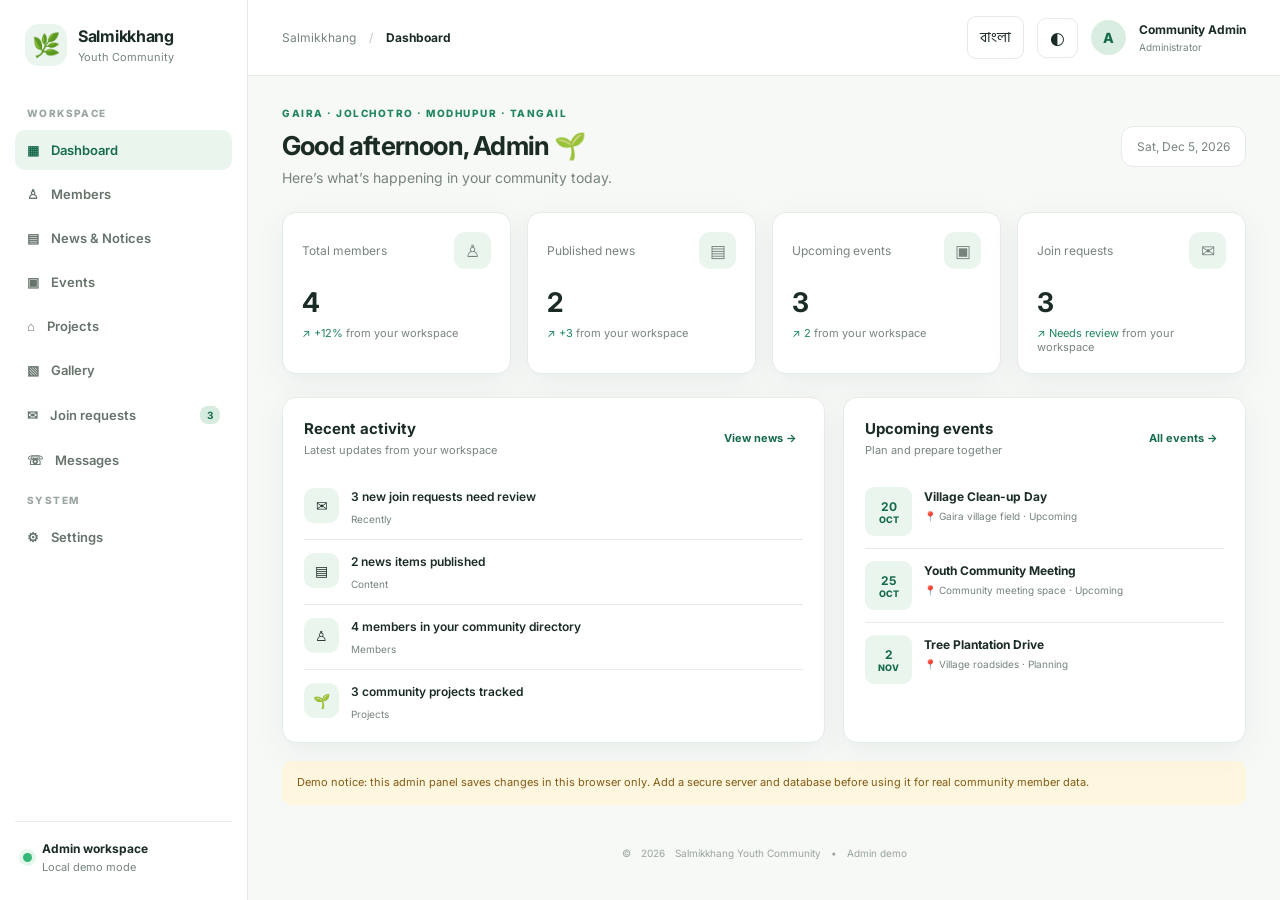
<file: admin/index.html>
<!doctype html>
<html lang="en">
<head>
<meta charset="utf-8"><meta name="viewport" content="width=device-width,initial-scale=1">
<title>Salmikkhang | Admin Panel</title>
<link rel="stylesheet" href="admin.css">
</head>
<body>
<div class="app">
  <aside class="sidebar" id="sidebar">
    <div class="brand"><div class="brand-mark">🌿</div><div><strong>Salmikkhang</strong><small>Youth Community</small></div></div>
    <div class="nav-label">WORKSPACE</div>
    <button class="nav active" data-page="dashboard">▦ <span data-en="Dashboard" data-bn="ড্যাশবোর্ড">Dashboard</span></button>
    <button class="nav" data-page="members">♙ <span data-en="Members" data-bn="সদস্য">Members</span></button>
    <button class="nav" data-page="news">▤ <span data-en="News & Notices" data-bn="খবর ও নোটিশ">News & Notices</span></button>
    <button class="nav" data-page="events">▣ <span data-en="Events" data-bn="ইভেন্ট">Events</span></button>
    <button class="nav" data-page="projects">⌂ <span data-en="Projects" data-bn="প্রকল্প">Projects</span></button>
    <button class="nav" data-page="gallery">▧ <span data-en="Gallery" data-bn="গ্যালারি">Gallery</span></button>
    <button class="nav" data-page="requests">✉ <span data-en="Join requests" data-bn="সদস্য আবেদন">Join requests</span><b id="requestBadge">3</b></button>
    <button class="nav" data-page="messages">☏ <span data-en="Messages" data-bn="বার্তা">Messages</span></button>
    <div class="nav-label">SYSTEM</div>
    <button class="nav" data-page="settings">⚙ <span data-en="Settings" data-bn="সেটিংস">Settings</span></button>
    <div class="sidebar-bottom"><div class="online-dot"></div><div><strong>Admin workspace</strong><small>Local demo mode</small></div></div>
  </aside>
  <main class="main">
    <header class="topbar">
      <button class="icon-btn mobile-menu" id="menuBtn" aria-label="Open menu">☰</button>
      <div class="crumb">Salmikkhang <span>/</span> <strong id="crumbTitle">Dashboard</strong></div>
      <div class="top-actions"><button class="lang-btn" id="langBtn">বাংলা</button><button class="icon-btn" id="themeBtn" title="Toggle theme">◐</button><div class="avatar">A</div><div class="profile"><strong>Community Admin</strong><small>Administrator</small></div></div>
    </header>
    <section class="content">
      <div class="welcome"><div><p class="eyebrow">GAIRA · JOLCHOTRO · MODHUPUR · TANGAIL</p><h1 id="pageTitle">Good afternoon, Admin <span>🌱</span></h1><p class="muted" id="pageSubtitle">Here’s what’s happening in your community today.</p></div><div class="today" id="today"></div></div>
      <div id="pageContent"></div>
      <footer>© <span id="year"></span> Salmikkhang Youth Community <span>•</span> Admin demo</footer>
    </section>
  </main>
</div>
<div class="modal-backdrop" id="modalBackdrop">
  <div class="modal"><div class="modal-head"><h2 id="modalTitle">Add item</h2><button class="icon-btn" id="closeModal">×</button></div><form id="itemForm"><div id="formFields"></div><div class="modal-actions"><button type="button" class="btn secondary" id="cancelModal">Cancel</button><button class="btn primary" type="submit">Save</button></div></form></div>
</div>
<div class="toast" id="toast"></div>
<script src="admin.js"></script>
</body></html>
</file>
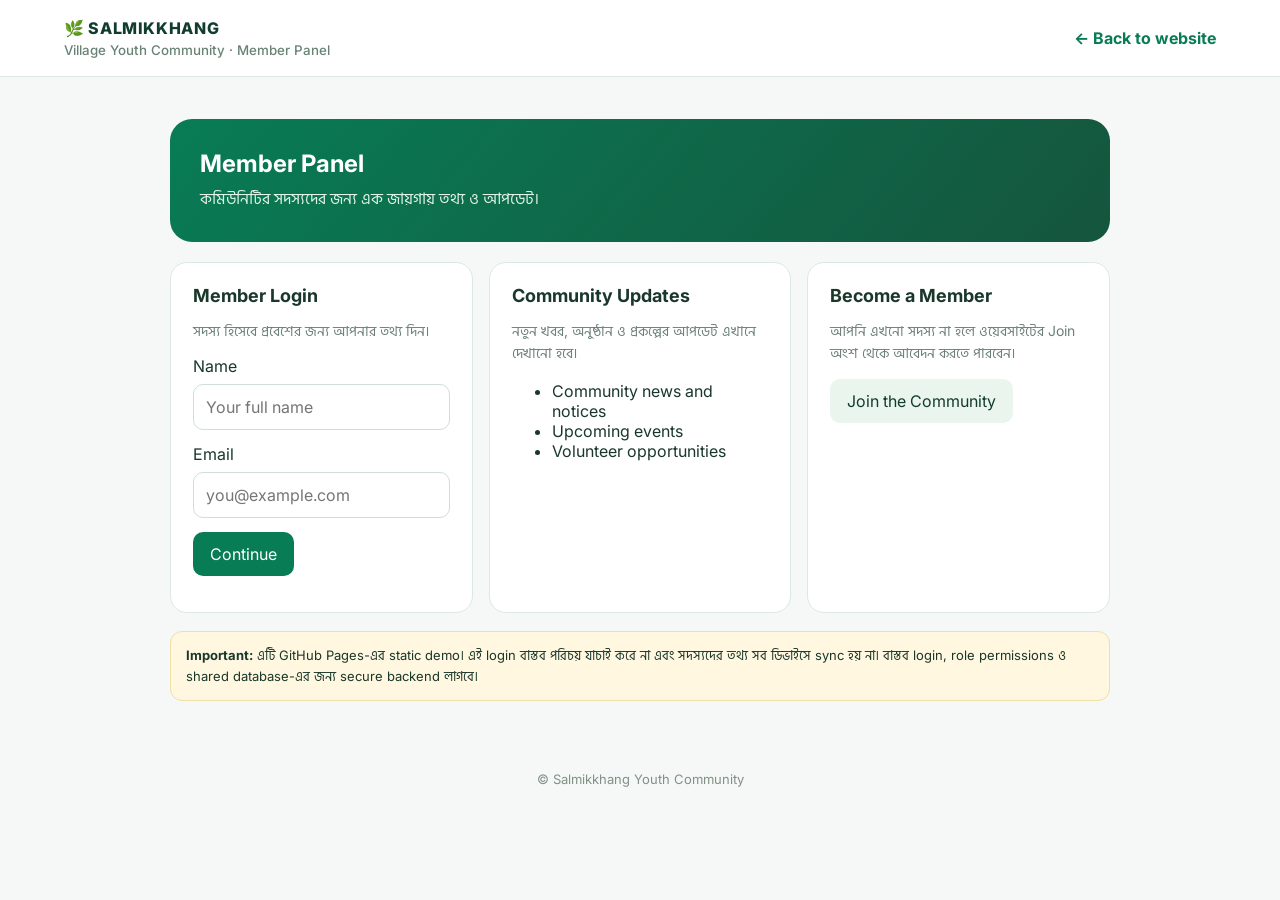
<file: member/index.html>
<!doctype html>
<html lang="en"><head><meta charset="utf-8"><meta name="viewport" content="width=device-width,initial-scale=1"><title>Salmikkhang | Member Panel</title><link rel="preconnect" href="https://fonts.googleapis.com"><link href="https://fonts.googleapis.com/css2?family=Hind+Siliguri:wght@400;500;600;700&family=Inter:wght@400;500;600;700;800&display=swap" rel="stylesheet"><style>
:root{--green:#087c55;--deep:#123d2e;--pale:#eff8f2;--line:#dce9e1}*{box-sizing:border-box}body{margin:0;background:#f5f8f6;color:#19372b;font-family:Inter,'Hind Siliguri',sans-serif}.top{background:white;border-bottom:1px solid var(--line);padding:18px max(5vw,20px);display:flex;align-items:center;justify-content:space-between;gap:12px}.brand{font-weight:800;letter-spacing:.04em;color:var(--deep)}.brand small{display:block;font-weight:500;letter-spacing:0;color:#688276;margin-top:4px}.top a{color:var(--green);text-decoration:none;font-weight:700}.wrap{max-width:980px;margin:42px auto;padding:0 20px}.hero{background:linear-gradient(130deg,#087c55,#15553e);color:white;padding:30px;border-radius:22px}.hero h1{margin:0 0 8px}.hero p{margin:0;color:#e0f3e8}.grid{display:grid;grid-template-columns:repeat(auto-fit,minmax(230px,1fr));gap:16px;margin-top:20px}.card{background:white;border:1px solid var(--line);border-radius:17px;padding:22px}.card h2{font-size:18px;margin:0 0 10px}.muted{color:#6d8177;font-size:14px;line-height:1.6}.field{display:block;width:100%;padding:12px;border:1px solid #cfdfd5;border-radius:10px;margin:8px 0 14px;font:inherit}.btn{display:inline-block;border:0;border-radius:10px;background:var(--green);color:white;padding:12px 17px;font-weight:700;cursor:pointer;text-decoration:none;font:inherit}.btn.secondary{background:#eaf5ee;color:var(--deep)}.notice{background:#fff7df;border:1px solid #f0dfa6;padding:13px 15px;border-radius:12px;font-size:13px;line-height:1.6;margin-top:18px}.hidden{display:none!important}footer{text-align:center;color:#819188;font-size:13px;padding:28px}
</style></head><body><header class="top"><div class="brand">🌿 SALMIKKHANG<small>Village Youth Community · Member Panel</small></div><a href="../index.html">← Back to website</a></header><main class="wrap"><section class="hero"><h1>Member Panel</h1><p>কমিউনিটির সদস্যদের জন্য এক জায়গায় তথ্য ও আপডেট।</p></section><div class="grid"><section class="card" id="loginCard"><h2>Member Login</h2><p class="muted">সদস্য হিসেবে প্রবেশের জন্য আপনার তথ্য দিন।</p><form id="loginForm"><label for="memberName">Name</label><input class="field" id="memberName" required placeholder="Your full name"><label for="memberEmail">Email</label><input class="field" id="memberEmail" type="email" required placeholder="you@example.com"><button class="btn" type="submit">Continue</button></form><p class="muted" id="loginMessage" aria-live="polite"></p></section><section class="card"><h2>Community Updates</h2><p class="muted">নতুন খবর, অনুষ্ঠান ও প্রকল্পের আপডেট এখানে দেখানো হবে।</p><ul><li>Community news and notices</li><li>Upcoming events</li><li>Volunteer opportunities</li></ul></section><section class="card"><h2>Become a Member</h2><p class="muted">আপনি এখনো সদস্য না হলে ওয়েবসাইটের Join অংশ থেকে আবেদন করতে পারবেন।</p><a class="btn secondary" href="../index.html#join">Join the Community</a></section></div><section class="card hidden" id="welcomeCard" style="margin-top:18px"><h2 id="welcomeTitle">Welcome</h2><p class="muted">এই ডেমো সদস্য প্যানেলটি আপনার ব্রাউজারে নামটি মনে রাখবে। এখানে দেওয়া তথ্য সার্ভারে পাঠানো হয় না।</p><button class="btn secondary" id="logout">Log out</button></section><div class="notice"><strong>Important:</strong> এটি GitHub Pages-এর static demo। এই login বাস্তব পরিচয় যাচাই করে না এবং সদস্যদের তথ্য সব ডিভাইসে sync হয় না। বাস্তব login, role permissions ও shared database-এর জন্য secure backend লাগবে।</div></main><footer>© Salmikkhang Youth Community</footer><script>
const form=document.getElementById('loginForm'),loginCard=document.getElementById('loginCard'),welcome=document.getElementById('welcomeCard'),title=document.getElementById('welcomeTitle');
function show(name){loginCard.classList.add('hidden');welcome.classList.remove('hidden');title.textContent='Welcome, '+name;}
form.addEventListener('submit',e=>{e.preventDefault();const name=document.getElementById('memberName').value.trim();if(!name)return;localStorage.setItem('salmikkhang-member-demo',name);show(name);});
document.getElementById('logout').addEventListener('click',()=>{localStorage.removeItem('salmikkhang-member-demo');welcome.classList.add('hidden');loginCard.classList.remove('hidden');});
const saved=localStorage.getItem('salmikkhang-member-demo');if(saved)show(saved);
</script></body></html>
</file>
<file: admin/admin.css>
@import url('https://fonts.googleapis.com/css2?family=Hind+Siliguri:wght@400;500;600;700&family=Inter:wght@400;500;600;700;800&display=swap');
:root{--green:#176b4d;--green2:#21865f;--mint:#eaf5ee;--ink:#1b2c24;--muted:#77847d;--line:#e5ebe7;--bg:#f7f9f7;--card:#fff;--sidebar:#fff;--shadow:0 8px 30px #173e2810}
*{box-sizing:border-box}body{margin:0;background:var(--bg);color:var(--ink);font-family:Inter,'Hind Siliguri',sans-serif;font-size:14px}button,input,textarea,select{font:inherit}button{cursor:pointer}.app{min-height:100vh}.sidebar{position:fixed;inset:0 auto 0 0;width:248px;background:var(--sidebar);border-right:1px solid var(--line);padding:24px 15px;display:flex;flex-direction:column;z-index:10}.brand{display:flex;align-items:center;gap:11px;padding:0 10px 29px}.brand-mark{width:42px;height:42px;border-radius:14px;background:var(--mint);display:grid;place-items:center;font-size:23px}.brand strong{display:block;font-size:16px;letter-spacing:-.3px}.brand small,.sidebar-bottom small{display:block;color:var(--muted);font-size:11px;margin-top:4px}.nav-label{font-size:10px;font-weight:800;color:#9aa69f;letter-spacing:1.4px;padding:12px 12px 9px}.nav{width:100%;border:0;background:transparent;color:#65736b;display:flex;align-items:center;gap:12px;padding:12px;border-radius:10px;text-align:left;margin:2px 0;font-weight:600;font-size:13px}.nav:hover,.nav.active{background:var(--mint);color:var(--green)}.nav>span{flex:1}.nav b{font-size:10px;background:#d5ecde;color:var(--green);border-radius:8px;padding:3px 7px}.sidebar-bottom{margin-top:auto;border-top:1px solid var(--line);padding:19px 8px 2px;display:flex;align-items:center;gap:10px;font-size:12px}.online-dot{width:9px;height:9px;border-radius:50%;background:#35b778;box-shadow:0 0 0 4px #e5f6ec}.main{margin-left:248px;min-height:100vh}.topbar{height:76px;background:var(--card);border-bottom:1px solid var(--line);display:flex;align-items:center;justify-content:space-between;padding:0 34px;position:sticky;top:0;z-index:5}.crumb{color:var(--muted);font-size:12px}.crumb span{padding:0 10px;color:#c0c9c3}.crumb strong{color:var(--ink)}.top-actions{display:flex;align-items:center;gap:13px}.lang-btn,.icon-btn{border:1px solid var(--line);background:var(--card);color:var(--ink);border-radius:9px;padding:9px 12px}.icon-btn{font-size:17px;min-width:36px}.avatar{width:35px;height:35px;background:#d9eee1;color:var(--green);border-radius:50%;display:grid;place-items:center;font-weight:800}.profile strong,.profile small{display:block}.profile strong{font-size:12px}.profile small{color:var(--muted);font-size:10px;margin-top:4px}.mobile-menu{display:none}.content{max-width:1440px;margin:auto;padding:31px 34px}.welcome{display:flex;justify-content:space-between;align-items:center;margin-bottom:26px}.eyebrow{font-size:10px;letter-spacing:1.5px;font-weight:800;color:var(--green2);margin:0 0 11px}.welcome h1{font-size:26px;letter-spacing:-.8px;margin:0 0 8px}.muted{color:var(--muted);margin:0}.today{border:1px solid var(--line);background:var(--card);border-radius:12px;padding:12px 15px;color:var(--muted);font-size:12px}.stats{display:grid;grid-template-columns:repeat(4,minmax(0,1fr));gap:16px;margin-bottom:23px}.stat,.panel,.table-panel{background:var(--card);border:1px solid var(--line);border-radius:14px;box-shadow:var(--shadow)}.stat{padding:19px}.stat-top{display:flex;align-items:center;justify-content:space-between;color:var(--muted);font-size:12px}.stat-icon{height:37px;width:37px;display:grid;place-items:center;background:var(--mint);border-radius:11px;font-size:17px}.stat h2{font-size:27px;letter-spacing:-1px;margin:17px 0 7px}.trend{color:var(--green2);font-size:11px}.trend span{color:var(--muted)}.dashboard-grid{display:grid;grid-template-columns:1.35fr 1fr;gap:18px}.panel{padding:21px;margin-bottom:18px}.panel-head{display:flex;align-items:center;justify-content:space-between;gap:12px;margin-bottom:18px}.panel-head h3{font-size:15px;margin:0}.panel-head p{font-size:11px;color:var(--muted);margin:5px 0 0}.text-btn{border:0;background:transparent;color:var(--green);font-weight:700;font-size:11px}.activity{display:flex;gap:12px;padding:13px 0;border-bottom:1px solid var(--line)}.activity:last-child{border:0;padding-bottom:0}.activity-icon{width:35px;height:35px;display:grid;place-items:center;border-radius:10px;background:var(--mint);flex-shrink:0}.activity p{margin:1px 0 5px;font-size:12px;font-weight:600}.activity small{font-size:10px;color:var(--muted)}.event-line{display:flex;gap:12px;padding:12px 0;border-bottom:1px solid var(--line)}.event-line:last-child{border:0}.date-tile{width:47px;height:49px;background:var(--mint);border-radius:9px;color:var(--green);display:grid;align-content:center;text-align:center;flex-shrink:0}.date-tile strong{font-size:17px}.date-tile small{font-size:9px;font-weight:800}.event-line strong{font-size:12px}.event-line p{margin:6px 0 0;color:var(--muted);font-size:10px}.table-panel{overflow:hidden}.table-toolbar{display:flex;justify-content:space-between;align-items:center;gap:14px;padding:20px 21px;border-bottom:1px solid var(--line);flex-wrap:wrap}.table-toolbar h3{font-size:15px;margin:0}.toolbar-right{display:flex;gap:9px;flex-wrap:wrap}.search{border:1px solid var(--line);background:var(--card);border-radius:9px;padding:10px 12px;min-width:190px;color:var(--ink);outline:none}.search:focus,input:focus,textarea:focus,select:focus{border-color:#68ad88;box-shadow:0 0 0 3px #e6f4eb}.btn{border:0;border-radius:9px;padding:10px 14px;font-weight:700;font-size:12px}.btn.primary{background:var(--green);color:white}.btn.primary:hover{background:#0f573d}.btn.secondary{background:var(--mint);color:var(--green)}.table-wrap{overflow-x:auto}table{width:100%;border-collapse:collapse;white-space:nowrap}th{text-align:left;font-size:10px;color:#8b9890;letter-spacing:.7px;font-weight:800;background:#fbfcfb}th,td{padding:15px 20px;border-bottom:1px solid var(--line)}td{font-size:12px}tbody tr:last-child td{border-bottom:0}.person{display:flex;align-items:center;gap:10px}.mini-avatar{height:32px;width:32px;border-radius:10px;background:var(--mint);color:var(--green);display:grid;place-items:center;font-weight:800}.person strong{display:block;font-size:12px}.person small{display:block;color:var(--muted);font-size:10px;margin-top:4px}.pill{display:inline-block;padding:5px 9px;border-radius:20px;font-size:10px;font-weight:700;background:#edf7ef;color:#27774c}.pill.pending{background:#fff4dc;color:#9c6a0b}.pill.rejected{background:#fdeceb;color:#b74640}.row-actions{display:flex;gap:6px}.small-btn{border:1px solid var(--line);background:var(--card);border-radius:7px;padding:6px 8px;font-size:11px;color:var(--ink)}.small-btn.danger{color:#b74640}.empty{text-align:center;color:var(--muted);padding:35px}.settings-grid{display:grid;grid-template-columns:1fr 1fr;gap:18px}.field{display:flex;flex-direction:column;gap:7px;margin:14px 0}.field label{font-size:11px;font-weight:700;color:#65736b}.field input,.field textarea,.field select{width:100%;border:1px solid var(--line);background:var(--card);color:var(--ink);border-radius:9px;padding:11px;outline:none}.field textarea{min-height:85px;resize:vertical}.helper{font-size:10px;color:var(--muted);line-height:1.6}.gallery-grid{display:grid;grid-template-columns:repeat(3,1fr);gap:14px}.gallery-card{padding:17px;border:1px solid var(--line);border-radius:12px;background:var(--card)}.gallery-emoji{height:100px;border-radius:10px;background:var(--mint);display:grid;place-items:center;font-size:38px;margin-bottom:12px}.gallery-card strong{font-size:12px}.gallery-card p{color:var(--muted);font-size:10px}.notice{padding:13px 15px;border-radius:10px;background:#fff6df;color:#815b14;font-size:11px;line-height:1.6;margin-bottom:18px}.modal-backdrop{display:none;position:fixed;inset:0;background:#10271cb0;z-index:20;align-items:center;justify-content:center;padding:18px}.modal-backdrop.show{display:flex}.modal{width:min(520px,100%);max-height:90vh;overflow:auto;background:var(--card);border-radius:16px;padding:23px;box-shadow:0 20px 80px #0003}.modal-head{display:flex;align-items:center;justify-content:space-between;margin-bottom:15px}.modal-head h2{font-size:18px;margin:0}.modal-actions{display:flex;justify-content:flex-end;gap:9px;margin-top:20px}.toast{position:fixed;right:24px;bottom:24px;background:#173f2d;color:white;padding:13px 18px;border-radius:10px;box-shadow:0 8px 30px #0002;opacity:0;transform:translateY(10px);transition:.2s;z-index:30;pointer-events:none}.toast.show{opacity:1;transform:translateY(0)}footer{padding:24px 0 4px;text-align:center;color:#99a49d;font-size:10px}footer span{padding:0 7px}.dark{--ink:#e5eee8;--muted:#a2b0a7;--line:#2d4035;--bg:#15221a;--card:#1d2d23;--sidebar:#1a2a20;--mint:#294536;--shadow:none}.dark th{background:#203328}.dark .today,.dark .search,.dark .lang-btn,.dark .icon-btn,.dark .small-btn{background:var(--card)}.dark .welcome .eyebrow{color:#8ad5a8}
@media(max-width:1100px){.stats{grid-template-columns:repeat(2,1fr)}.dashboard-grid{grid-template-columns:1fr}.content{padding:26px 22px}.topbar{padding:0 22px}}
@media(max-width:760px){.sidebar{transform:translateX(-100%);transition:transform .25s;box-shadow:var(--shadow)}.sidebar.open{transform:translateX(0)}.main{margin-left:0}.mobile-menu{display:block}.topbar{height:65px;padding:0 15px;gap:10px}.crumb{flex:1}.top-actions{gap:7px}.profile{display:none}.content{padding:22px 15px}.welcome{align-items:flex-start;gap:12px;flex-direction:column}.welcome h1{font-size:23px}.today{align-self:flex-start}.stats{gap:10px}.stat{padding:14px}.stat h2{font-size:23px}.stat-top{font-size:10px}.stat-icon{height:31px;width:31px}.table-toolbar{padding:15px}.search{min-width:130px;width:100%}.toolbar-right{width:100%}.toolbar-right .search{flex:1}.settings-grid{grid-template-columns:1fr}.gallery-grid{grid-template-columns:repeat(2,1fr)}}
@media(max-width:390px){.stats{grid-template-columns:1fr 1fr}.gallery-grid{grid-template-columns:1fr}.lang-btn{padding:8px}.topbar{padding:0 10px}.content{padding:18px 11px}}
</file>
